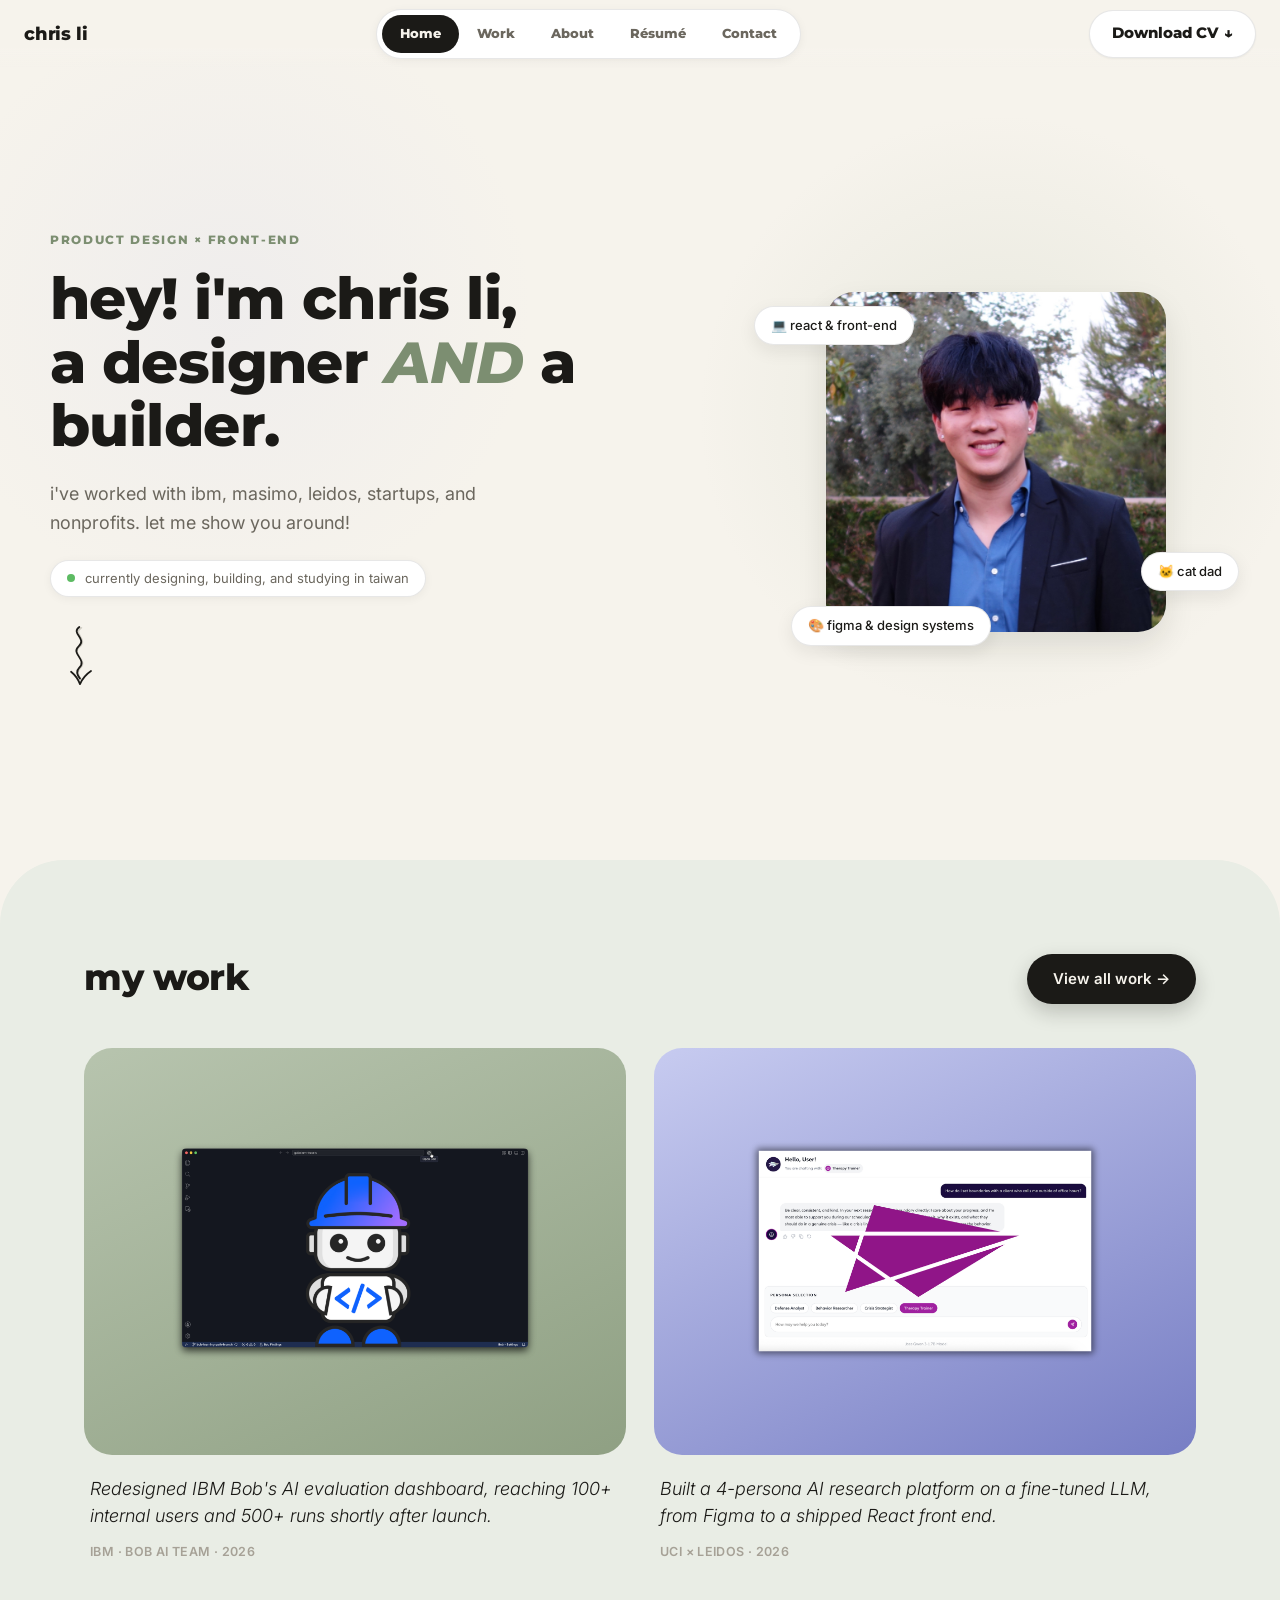
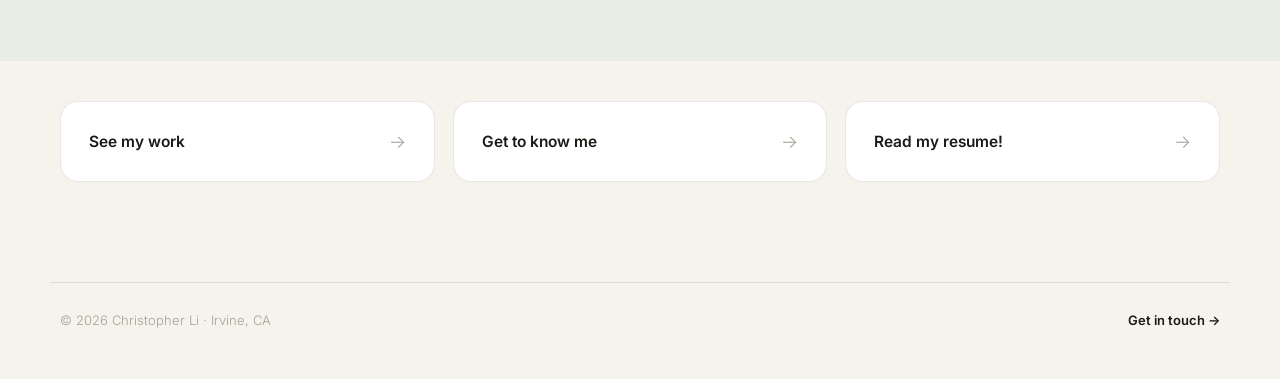
<file: index.html>
<!DOCTYPE html>
<html lang="en">
<head>
  <meta charset="UTF-8">
  <meta name="viewport" content="width=device-width, initial-scale=1.0">

  <title>Christopher Li — Product Designer & Front-End Developer</title>
  <meta
    name="description"
    content="Christopher Li is a product designer and front-end developer at UC Irvine, building AI-driven, human-centered digital products."
  >

  <link rel="preconnect" href="https://fonts.googleapis.com">
  <link rel="preconnect" href="https://fonts.gstatic.com" crossorigin>
  <link
    href="https://fonts.googleapis.com/css2?family=Inter:wght@400;500;600;700&family=Montserrat:wght@700;800&display=swap"
    rel="stylesheet"
  >

  <link rel="stylesheet" href="css/style.css?v=11">

  <link
    rel="icon"
    href="data:image/svg+xml,%3Csvg xmlns='http://www.w3.org/2000/svg' viewBox='0 0 100 100'%3E%3Crect width='100' height='100' rx='22' fill='%231B1A17'/%3E%3Ctext x='50' y='68' font-size='58' text-anchor='middle' fill='%23F6F3EC' font-family='Georgia,serif'%3EC%3C/text%3E%3C/svg%3E"
  >
</head>

<body data-page="home">

  <!-- ============ HEADER / BUBBLE NAV ============ -->
  <header class="site-header">
    <div class="header-inner">

      <a href="index.html" class="brand">chris li</a>

      <nav class="pill-nav" aria-label="Primary navigation">
        <span class="pill-indicator" aria-hidden="true"></span>

        <a href="index.html" class="pill-link" data-section="home">Home</a>
        <a href="work.html" class="pill-link" data-section="work">Work</a>
        <a href="about.html" class="pill-link" data-section="about">About</a>
        <a href="resume.html" class="pill-link" data-section="resume">Résumé</a>
        <a href="contact.html" class="pill-link" data-section="contact">Contact</a>
      </nav>

      <a
        class="btn-ghost header-cta"
        href="assets/resume/Christopher-Li-Resume.pdf"
        download
      >
        Download CV <span aria-hidden="true">↓</span>
      </a>

      <button
        class="nav-toggle"
        id="navToggle"
        aria-label="Toggle navigation"
        aria-expanded="false"
      >
        <span></span><span></span><span></span>
      </button>

    </div>
  </header>


  <main>

    <!-- =========================================================
         SECTION 1 — HERO
         ========================================================= -->
    <section class="hero">

      <div class="hero-inner">

        <div class="hero-copy" data-reveal>

          <p class="hero-kicker">
            PRODUCT DESIGN × FRONT-END
          </p>

          <h1 class="hero-title">
            hey! i'm chris li,<br>
            a designer <em>AND</em> a builder.
          </h1>

          <p class="hero-subtitle">
            i've worked with ibm, masimo, leidos, startups, and nonprofits.
            let me show you around!
          </p>

          <div class="hero-status">
            <span class="status-dot" aria-hidden="true"></span>
            <span>currently designing, building, and studying in taiwan</span>
          </div>

          <button
            class="scroll-arrow"
            id="scrollArrow"
            aria-label="Scroll to see my work"
            data-target="#projects-preview"
          >
            <svg
              class="scribble-arrow"
              viewBox="0 0 64 100"
              fill="none"
              aria-hidden="true"
            >
              <path
                class="scribble-ghost"
                d="M34 6
                   C20 15, 45 22, 31 34
                   C19 45, 45 53, 32 65
                   C27 70, 29 75, 33 80"
              />

              <path
                class="scribble-line"
                d="M31 5
                   C18 14, 43 22, 30 33
                   C18 44, 43 52, 31 64
                   C26 69, 28 75, 32 80"
              />

              <path
                class="scribble-line scribble-head"
                d="M19 70
                   C24 74, 29 80, 32 88
                   C36 79, 42 73, 48 69"
              />
            </svg>
          </button>

        </div>


        <div class="hero-visual" data-reveal>

          <div class="portrait-frame">
            <img
              src="assets/images/headshot.jpg"
              alt="Christopher Li"
            >
          </div>

          <div class="hero-chip chip-1">💻 react &amp; front-end</div>
          <div class="hero-chip chip-2">🐱 cat dad</div>
          <div class="hero-chip chip-3">🎨 figma &amp; design systems</div>

        </div>

      </div>

    </section>


    <!-- =========================================================
         SECTION 2 — MY WORK
         ========================================================= -->
    <section
      id="projects-preview"
      class="projects-preview"
      data-reveal
    >

      <div class="projects-preview-inner">

        <div class="section-head home-work-head">
          <div>
            <h2>my work</h2>
          </div>

          <a href="work.html" class="btn-primary btn-view-all">
            View all work →
          </a>
        </div>


        <div class="work-grid home-work-grid">

          <!-- IBM -->
          <a
            href="work.html"
            class="work-card"
            style="--card-bg:#B7C4AE; --card-bg-deep:#8FA083;"
          >
            <div class="card-visual">

              <div class="home-project-screen home-project-screen--image">
                <img src="assets/images/ibm-bob-screenshot.png" alt="IBM Bob AI evaluation dashboard screenshot">
              </div>


              <div class="card-hover">
                <span>View case study →</span>
              </div>

            </div>

            <div class="card-caption">
              <p class="card-quote">
                Redesigned IBM Bob's AI evaluation dashboard, reaching 100+
                internal users and 500+ runs shortly after launch.
              </p>

              <p class="card-meta">
                IBM · BOB AI TEAM · 2026
              </p>
            </div>
          </a>


          <!-- LEIDOS -->
          <a
            href="work.html"
            class="work-card"
            style="--card-bg:#C7CBF0; --card-bg-deep:#777EC4;"
          >
            <div class="card-visual">

              <div class="home-project-screen home-project-screen--image">
                <img src="assets/images/leidos-persona-screenshot.png" alt="AI persona research platform chat interface screenshot">
              </div>


              <div class="card-hover">
                <span>View case study →</span>
              </div>

            </div>

            <div class="card-caption">
              <p class="card-quote">
                Built a 4-persona AI research platform on a fine-tuned LLM,
                from Figma to a shipped React front end.
              </p>

              <p class="card-meta">
                UCI × LEIDOS · 2026
              </p>
            </div>
          </a>

        </div>

      </div>

    </section>


    <!-- ============ EXPLORE STRIP ============ -->
    <section id="explore" class="explore-strip" data-reveal>

      <a class="explore-card" href="work.html">
        <span class="explore-card-title">See my work</span>
        <span class="explore-card-arrow">→</span>
      </a>

      <a class="explore-card" href="about.html">
        <span class="explore-card-title">Get to know me</span>
        <span class="explore-card-arrow">→</span>
      </a>

      <a class="explore-card" href="resume.html">
        <span class="explore-card-title">Read my resume!</span>
        <span class="explore-card-arrow">→</span>
      </a>

    </section>

  </main>


  <footer class="site-footer-mini">
    <span>© 2026 Christopher Li · Irvine, CA</span>
    <a href="contact.html" class="footer-mini-link">Get in touch →</a>
  </footer>


  <script src="js/main.js?v=5"></script>

</body>
</html>
</file>
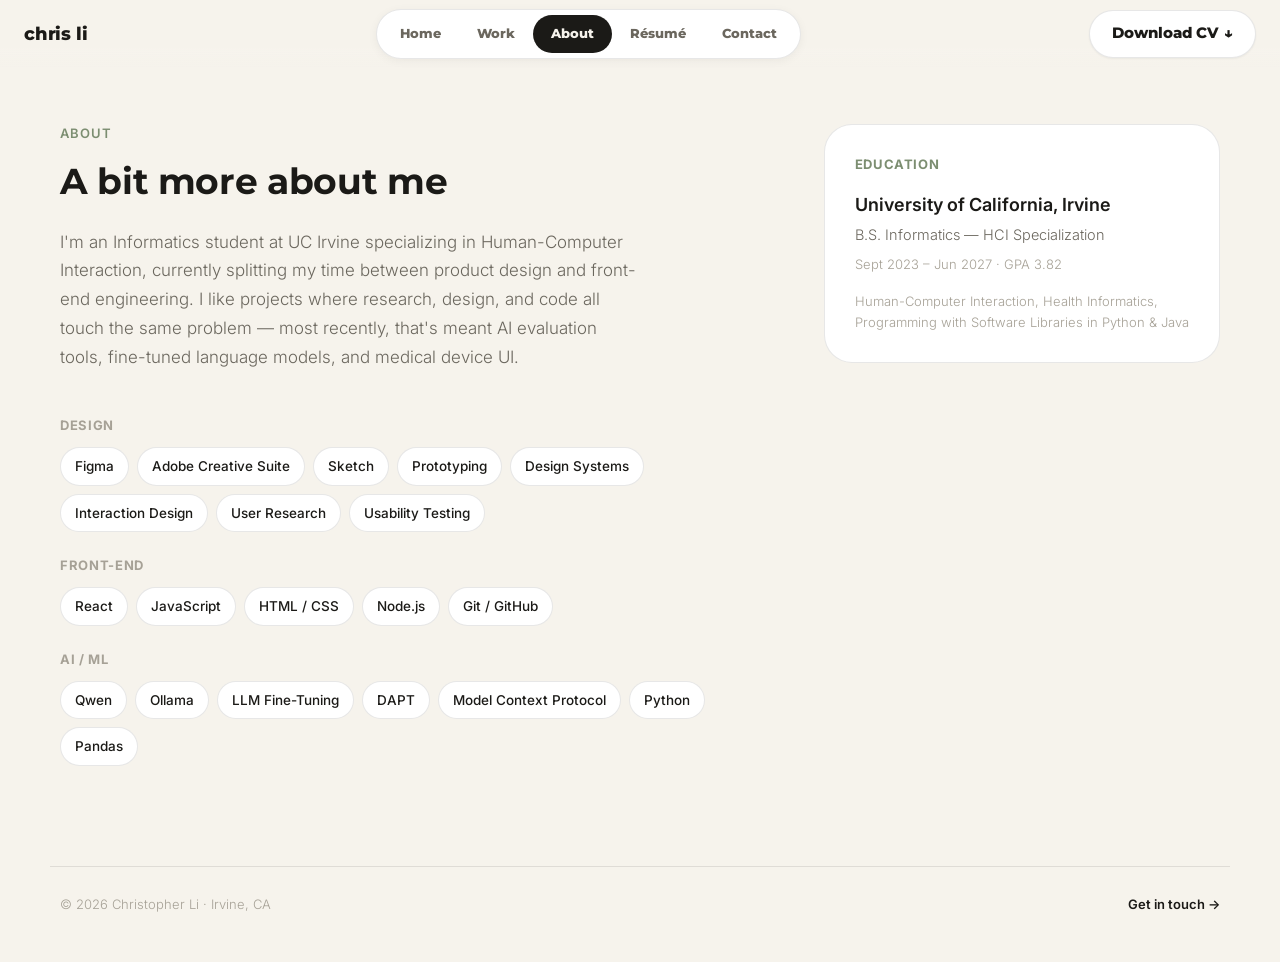
<file: about.html>
<!DOCTYPE html>
<html lang="en">
<head>
<meta charset="UTF-8">
<meta name="viewport" content="width=device-width, initial-scale=1.0">
<title>About — Christopher Li</title>
<meta name="description" content="About Christopher Li: product designer, front-end developer, and HCI student at UC Irvine.">
<link rel="preconnect" href="https://fonts.googleapis.com">
<link rel="preconnect" href="https://fonts.gstatic.com" crossorigin>
<link href="https://fonts.googleapis.com/css2?family=Inter:wght@400;500;600;700&family=Montserrat:wght@700;800&display=swap" rel="stylesheet">
<link rel="stylesheet" href="css/style.css">
<link rel="icon" href="data:image/svg+xml,%3Csvg xmlns='http://www.w3.org/2000/svg' viewBox='0 0 100 100'%3E%3Crect width='100' height='100' rx='22' fill='%231B1A17'/%3E%3Ctext x='50' y='68' font-size='58' text-anchor='middle' fill='%23F6F3EC' font-family='Georgia,serif'%3EC%3C/text%3E%3C/svg%3E">
</head>
<body data-page="about">

<!-- ============ HEADER / BUBBLE NAV ============ -->
<header class="site-header">
  <div class="header-inner">
    <a href="index.html" class="brand">chris li</a>

    <nav class="pill-nav" aria-label="Primary navigation">
      <span class="pill-indicator" aria-hidden="true"></span>
      <a href="index.html"  class="pill-link" data-section="home">Home</a>
      <a href="work.html"   class="pill-link" data-section="work">Work</a>
      <a href="about.html"  class="pill-link" data-section="about">About</a>
      <a href="resume.html" class="pill-link" data-section="resume">Résumé</a>
      <a href="contact.html" class="pill-link" data-section="contact">Contact</a>
    </nav>

    <a class="btn-ghost header-cta" href="assets/resume/Christopher-Li-Resume.pdf" download>
      Download CV <span aria-hidden="true">↓</span>
    </a>

    <button class="nav-toggle" id="navToggle" aria-label="Toggle navigation" aria-expanded="false">
      <span></span><span></span><span></span>
    </button>
  </div>
</header>

<main>

  <!-- ============ ABOUT ============ -->
  <section class="about">
    <div class="about-grid">

      <div class="about-text" data-reveal>
        <p class="section-kicker">About</p>
        <h2>A bit more about me</h2>
        <p class="about-bio">
          I'm an Informatics student at UC Irvine specializing in Human-Computer Interaction,
          currently splitting my time between product design and front-end engineering. I like
          projects where research, design, and code all touch the same problem — most recently,
          that's meant AI evaluation tools, fine-tuned language models, and medical device UI.
        </p>

        <div class="skills">
          <div class="skill-group">
            <h3>Design</h3>
            <div class="chip-row">
          <span class="chip">Figma</span>
          <span class="chip">Adobe Creative Suite</span>
          <span class="chip">Sketch</span>
          <span class="chip">Prototyping</span>
          <span class="chip">Design Systems</span>
          <span class="chip">Interaction Design</span>
          <span class="chip">User Research</span>
          <span class="chip">Usability Testing</span>
            </div>
          </div>
          <div class="skill-group">
            <h3>Front-End</h3>
            <div class="chip-row">
          <span class="chip">React</span>
          <span class="chip">JavaScript</span>
          <span class="chip">HTML / CSS</span>
          <span class="chip">Node.js</span>
          <span class="chip">Git / GitHub</span>
            </div>
          </div>
          <div class="skill-group">
            <h3>AI / ML</h3>
            <div class="chip-row">
          <span class="chip">Qwen</span>
          <span class="chip">Ollama</span>
          <span class="chip">LLM Fine-Tuning</span>
          <span class="chip">DAPT</span>
          <span class="chip">Model Context Protocol</span>
          <span class="chip">Python</span>
          <span class="chip">Pandas</span>
            </div>
          </div>
        </div>
      </div>

      <aside class="about-education" data-reveal>
        <h3>Education</h3>
        <p class="edu-school">University of California, Irvine</p>
        <p class="edu-degree">B.S. Informatics — HCI Specialization</p>
        <p class="edu-dates">Sept 2023 – Jun 2027 · GPA 3.82</p>
        <p class="edu-coursework">Human-Computer Interaction, Health Informatics, Programming with Software Libraries in Python &amp; Java</p>
      </aside>

    </div>
  </section>

</main>

<footer class="site-footer-mini">
  <span>© 2026 Christopher Li · Irvine, CA</span>
  <a href="contact.html" class="footer-mini-link">Get in touch →</a>
</footer>

<script src="js/main.js"></script>
</body>
</html>
</file>
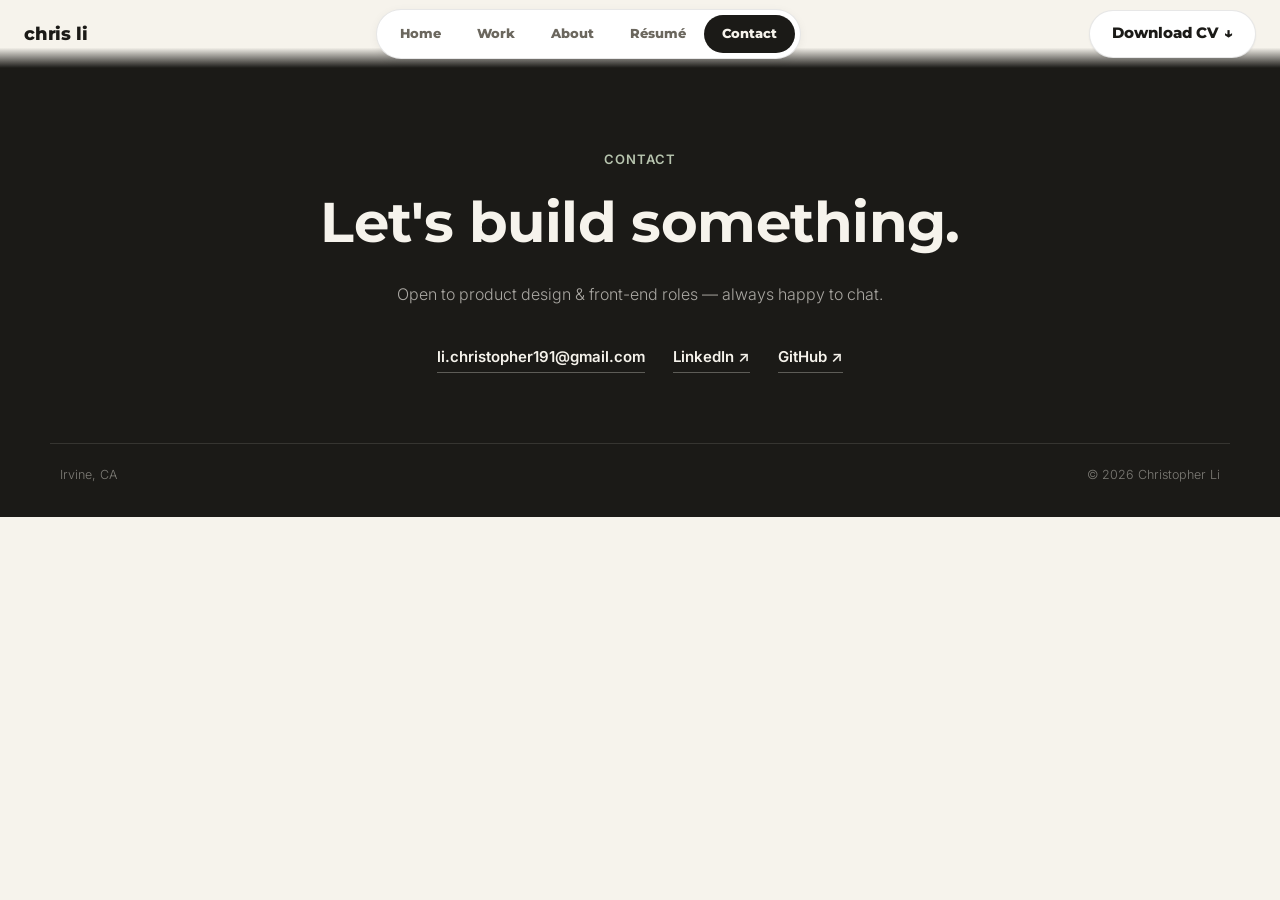
<file: contact.html>
<!DOCTYPE html>
<html lang="en">
<head>
<meta charset="UTF-8">
<meta name="viewport" content="width=device-width, initial-scale=1.0">
<title>Contact — Christopher Li</title>
<meta name="description" content="Get in touch with Christopher Li — product designer and front-end developer.">
<link rel="preconnect" href="https://fonts.googleapis.com">
<link rel="preconnect" href="https://fonts.gstatic.com" crossorigin>
<link href="https://fonts.googleapis.com/css2?family=Inter:wght@400;500;600;700&family=Montserrat:wght@700;800&display=swap" rel="stylesheet">
<link rel="stylesheet" href="css/style.css">
<link rel="icon" href="data:image/svg+xml,%3Csvg xmlns='http://www.w3.org/2000/svg' viewBox='0 0 100 100'%3E%3Crect width='100' height='100' rx='22' fill='%231B1A17'/%3E%3Ctext x='50' y='68' font-size='58' text-anchor='middle' fill='%23F6F3EC' font-family='Georgia,serif'%3EC%3C/text%3E%3C/svg%3E">
</head>
<body data-page="contact">

<!-- ============ HEADER / BUBBLE NAV ============ -->
<header class="site-header">
  <div class="header-inner">
    <a href="index.html" class="brand">chris li</a>

    <nav class="pill-nav" aria-label="Primary navigation">
      <span class="pill-indicator" aria-hidden="true"></span>
      <a href="index.html"  class="pill-link" data-section="home">Home</a>
      <a href="work.html"   class="pill-link" data-section="work">Work</a>
      <a href="about.html"  class="pill-link" data-section="about">About</a>
      <a href="resume.html" class="pill-link" data-section="resume">Résumé</a>
      <a href="contact.html" class="pill-link" data-section="contact">Contact</a>
    </nav>

    <a class="btn-ghost header-cta" href="assets/resume/Christopher-Li-Resume.pdf" download>
      Download CV <span aria-hidden="true">↓</span>
    </a>

    <button class="nav-toggle" id="navToggle" aria-label="Toggle navigation" aria-expanded="false">
      <span></span><span></span><span></span>
    </button>
  </div>
</header>

<main>

  <!-- ============ CONTACT ============ -->
  <section class="contact">
    <div class="contact-inner" data-reveal>
      <p class="section-kicker">Contact</p>
      <h2>Let's build something.</h2>
      <p class="contact-sub">Open to product design &amp; front-end roles — always happy to chat.</p>
      <div class="contact-links">
        <a class="contact-link" href="mailto:li.christopher191@gmail.com">li.christopher191@gmail.com</a>
        <a class="contact-link" href="https://www.linkedin.com/in/chrisli191" target="_blank" rel="noopener">LinkedIn ↗</a>
        <a class="contact-link" href="https://github.com/lichristopher191" target="_blank" rel="noopener">GitHub ↗</a>
      </div>
    </div>
    <div class="footer-bottom">
      <span>Irvine, CA</span>
      <span>© 2026 Christopher Li</span>
    </div>
  </section>

</main>


<script src="js/main.js"></script>
</body>
</html>
</file>
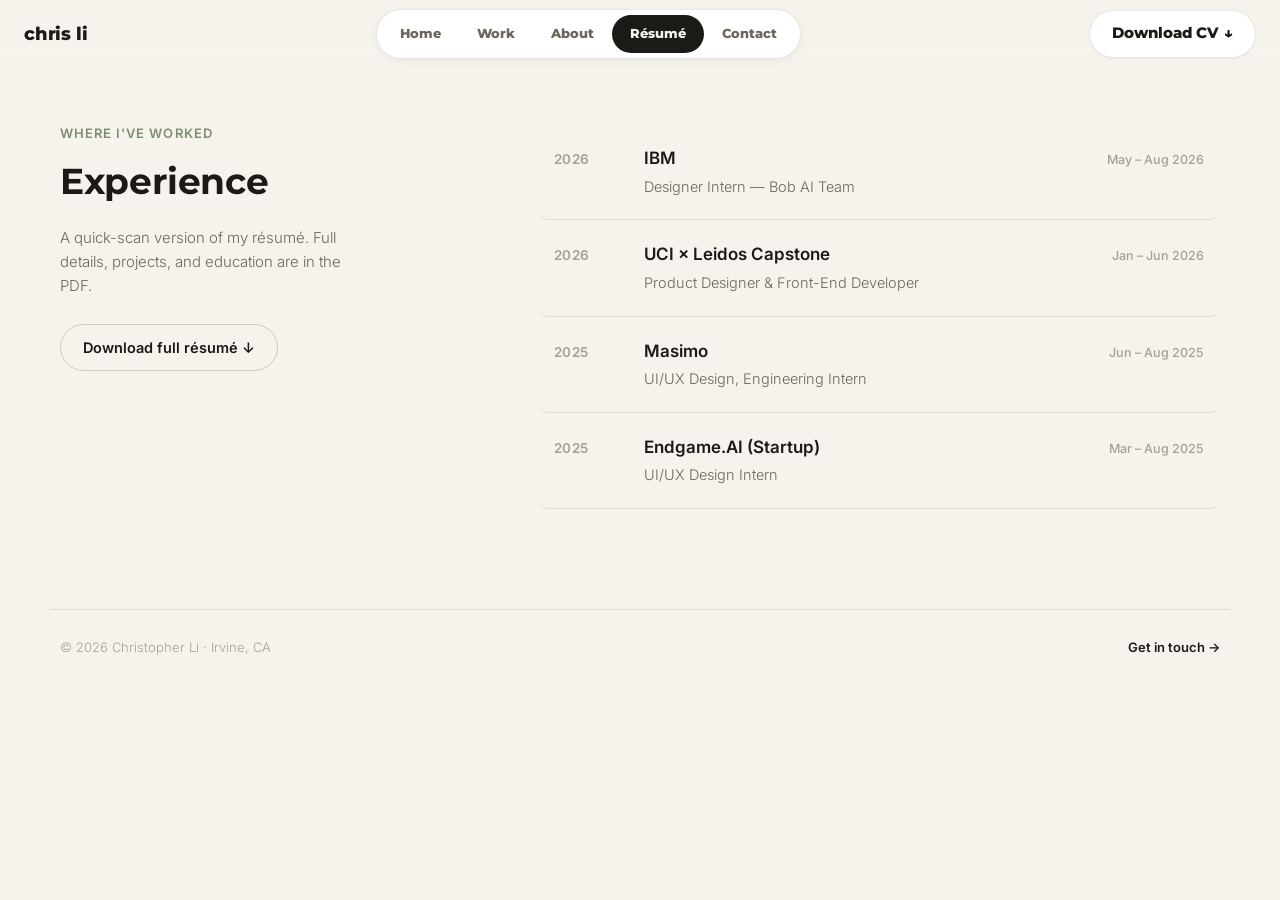
<file: resume.html>
<!DOCTYPE html>
<html lang="en">
<head>
<meta charset="UTF-8">
<meta name="viewport" content="width=device-width, initial-scale=1.0">
<title>Résumé — Christopher Li</title>
<meta name="description" content="Christopher Li's experience: IBM, UCI × Leidos, Masimo, and Endgame.AI.">
<link rel="preconnect" href="https://fonts.googleapis.com">
<link rel="preconnect" href="https://fonts.gstatic.com" crossorigin>
<link href="https://fonts.googleapis.com/css2?family=Inter:wght@400;500;600;700&family=Montserrat:wght@700;800&display=swap" rel="stylesheet">
<link rel="stylesheet" href="css/style.css">
<link rel="icon" href="data:image/svg+xml,%3Csvg xmlns='http://www.w3.org/2000/svg' viewBox='0 0 100 100'%3E%3Crect width='100' height='100' rx='22' fill='%231B1A17'/%3E%3Ctext x='50' y='68' font-size='58' text-anchor='middle' fill='%23F6F3EC' font-family='Georgia,serif'%3EC%3C/text%3E%3C/svg%3E">
</head>
<body data-page="resume">

<!-- ============ HEADER / BUBBLE NAV ============ -->
<header class="site-header">
  <div class="header-inner">
    <a href="index.html" class="brand">chris li</a>

    <nav class="pill-nav" aria-label="Primary navigation">
      <span class="pill-indicator" aria-hidden="true"></span>
      <a href="index.html"  class="pill-link" data-section="home">Home</a>
      <a href="work.html"   class="pill-link" data-section="work">Work</a>
      <a href="about.html"  class="pill-link" data-section="about">About</a>
      <a href="resume.html" class="pill-link" data-section="resume">Résumé</a>
      <a href="contact.html" class="pill-link" data-section="contact">Contact</a>
    </nav>

    <a class="btn-ghost header-cta" href="assets/resume/Christopher-Li-Resume.pdf" download>
      Download CV <span aria-hidden="true">↓</span>
    </a>

    <button class="nav-toggle" id="navToggle" aria-label="Toggle navigation" aria-expanded="false">
      <span></span><span></span><span></span>
    </button>
  </div>
</header>

<main>

  <!-- ============ EXPERIENCE / RESUME ============ -->
  <section class="experience">
    <div class="experience-inner">
      <div class="exp-left" data-reveal>
        <p class="section-kicker">Where I've worked</p>
        <h2>Experience</h2>
        <p class="exp-note">
          A quick-scan version of my résumé. Full details, projects, and education are in the PDF.
        </p>
        <a class="btn-secondary" href="assets/resume/Christopher-Li-Resume.pdf" download>
          Download full résumé ↓
        </a>
      </div>

      <div class="exp-list">
        <div class="exp-row" data-reveal>
          <span class="exp-year">2026</span>
          <span class="exp-org">
            <span class="exp-company">IBM</span>
            <span class="exp-role">Designer Intern — Bob AI Team</span>
          </span>
          <span class="exp-dates">May – Aug 2026</span>
        </div>
        <div class="exp-row" data-reveal>
          <span class="exp-year">2026</span>
          <span class="exp-org">
            <span class="exp-company">UCI × Leidos Capstone</span>
            <span class="exp-role">Product Designer &amp; Front-End Developer</span>
          </span>
          <span class="exp-dates">Jan – Jun 2026</span>
        </div>
        <div class="exp-row" data-reveal>
          <span class="exp-year">2025</span>
          <span class="exp-org">
            <span class="exp-company">Masimo</span>
            <span class="exp-role">UI/UX Design, Engineering Intern</span>
          </span>
          <span class="exp-dates">Jun – Aug 2025</span>
        </div>
        <div class="exp-row" data-reveal>
          <span class="exp-year">2025</span>
          <span class="exp-org">
            <span class="exp-company">Endgame.AI (Startup)</span>
            <span class="exp-role">UI/UX Design Intern</span>
          </span>
          <span class="exp-dates">Mar – Aug 2025</span>
        </div>
      </div>
    </div>
  </section>

</main>

<footer class="site-footer-mini">
  <span>© 2026 Christopher Li · Irvine, CA</span>
  <a href="contact.html" class="footer-mini-link">Get in touch →</a>
</footer>

<script src="js/main.js"></script>
</body>
</html>
</file>
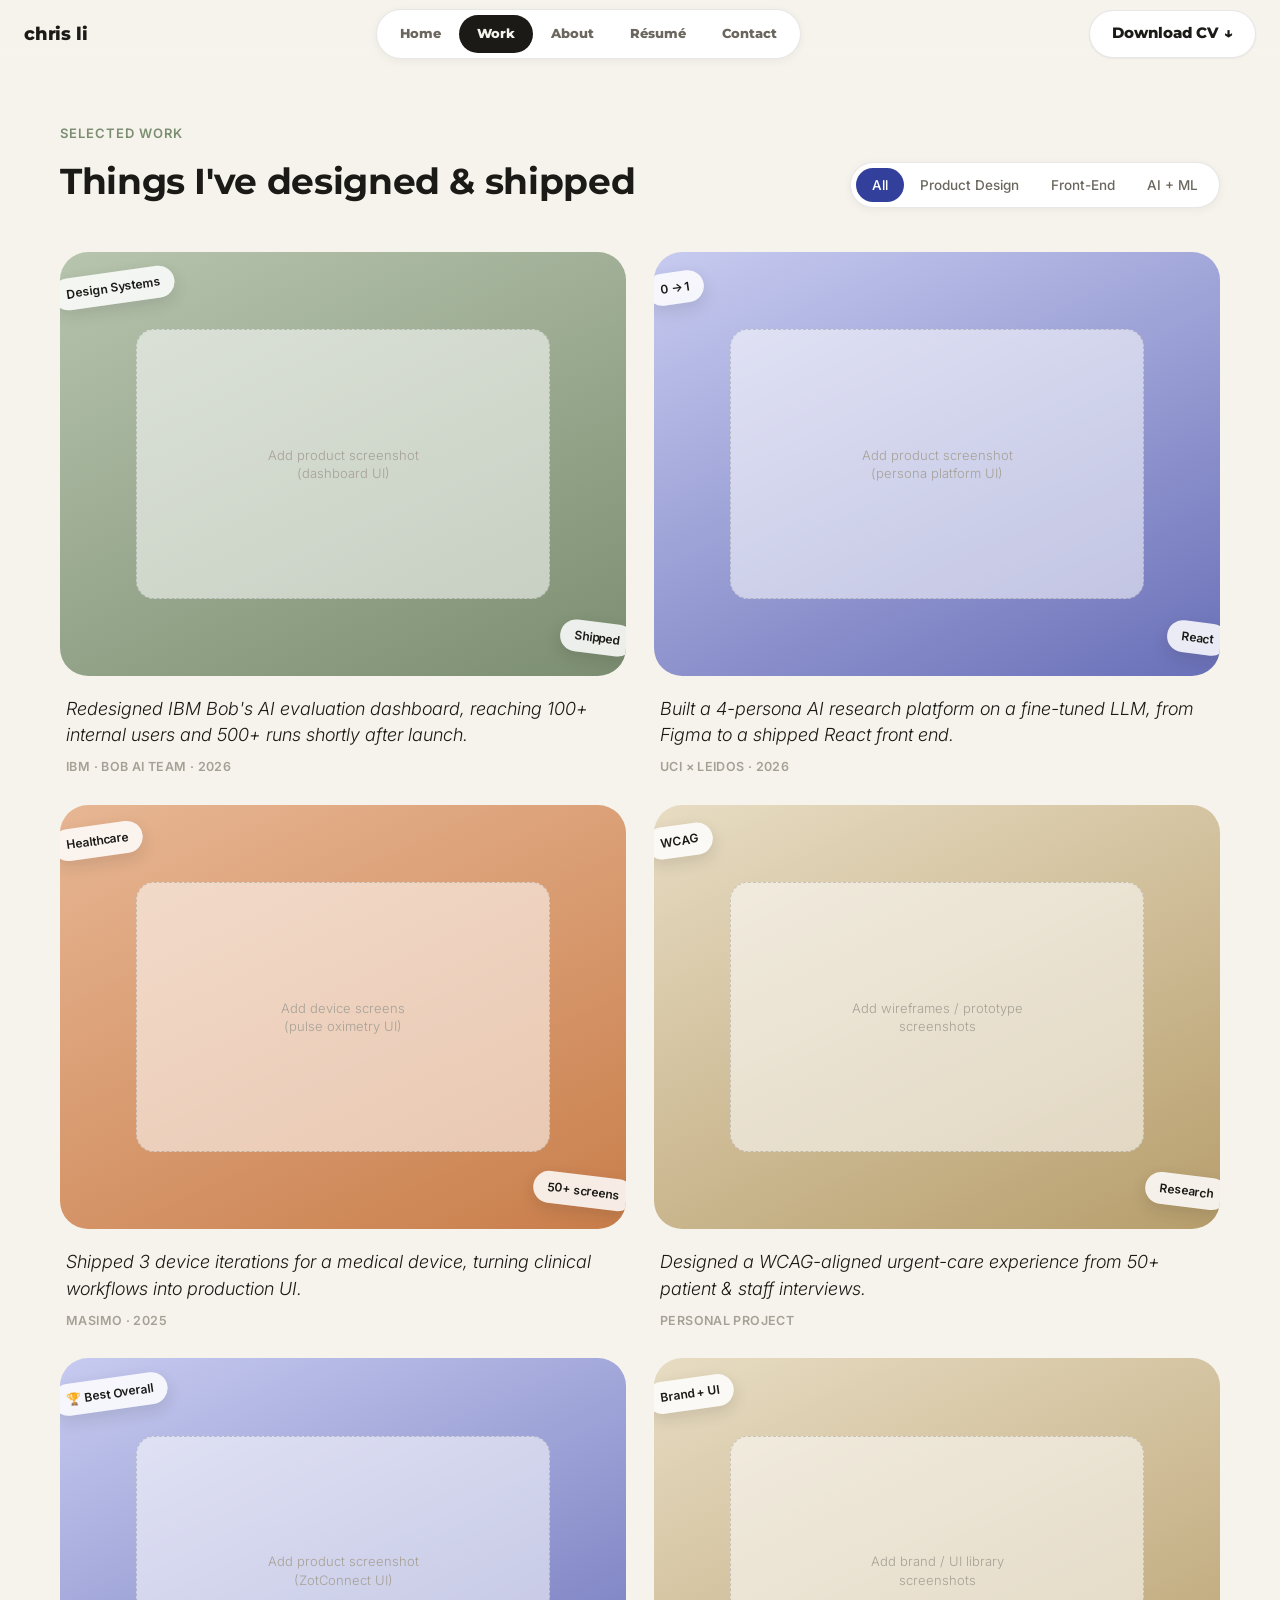
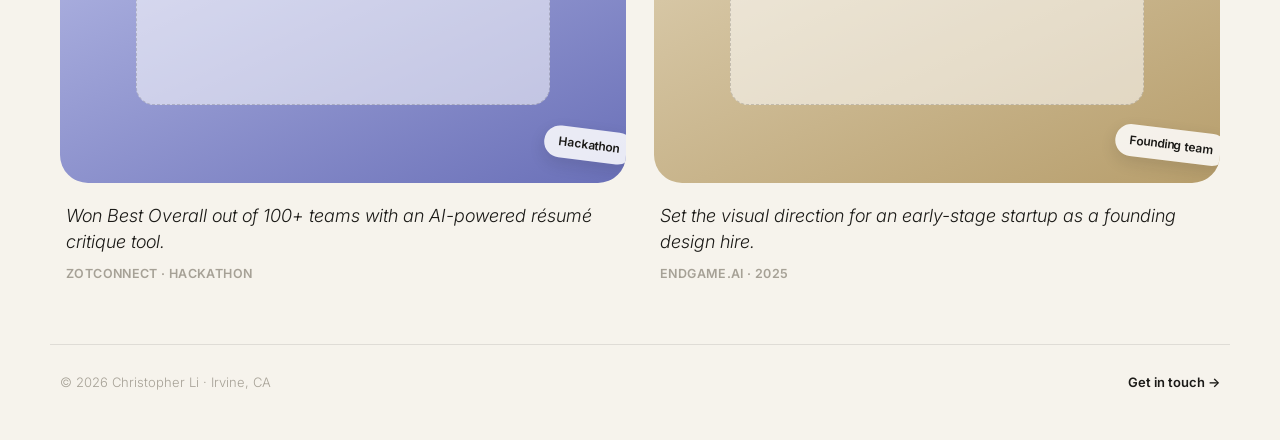
<file: work.html>
<!DOCTYPE html>
<html lang="en">
<head>
<meta charset="UTF-8">
<meta name="viewport" content="width=device-width, initial-scale=1.0">
<title>Work — Christopher Li</title>
<meta name="description" content="Selected product design and front-end work by Christopher Li.">
<link rel="preconnect" href="https://fonts.googleapis.com">
<link rel="preconnect" href="https://fonts.gstatic.com" crossorigin>
<link href="https://fonts.googleapis.com/css2?family=Inter:wght@400;500;600;700&family=Montserrat:wght@700;800&display=swap" rel="stylesheet">
<link rel="stylesheet" href="css/style.css">
<link rel="icon" href="data:image/svg+xml,%3Csvg xmlns='http://www.w3.org/2000/svg' viewBox='0 0 100 100'%3E%3Crect width='100' height='100' rx='22' fill='%231B1A17'/%3E%3Ctext x='50' y='68' font-size='58' text-anchor='middle' fill='%23F6F3EC' font-family='Georgia,serif'%3EC%3C/text%3E%3C/svg%3E">
</head>
<body data-page="work">

<!-- ============ HEADER / BUBBLE NAV ============ -->
<header class="site-header">
  <div class="header-inner">
    <a href="index.html" class="brand">chris li</a>

    <nav class="pill-nav" aria-label="Primary navigation">
      <span class="pill-indicator" aria-hidden="true"></span>
      <a href="index.html"  class="pill-link" data-section="home">Home</a>
      <a href="work.html"   class="pill-link" data-section="work">Work</a>
      <a href="about.html"  class="pill-link" data-section="about">About</a>
      <a href="resume.html" class="pill-link" data-section="resume">Résumé</a>
      <a href="contact.html" class="pill-link" data-section="contact">Contact</a>
    </nav>

    <a class="btn-ghost header-cta" href="assets/resume/Christopher-Li-Resume.pdf" download>
      Download CV <span aria-hidden="true">↓</span>
    </a>

    <button class="nav-toggle" id="navToggle" aria-label="Toggle navigation" aria-expanded="false">
      <span></span><span></span><span></span>
    </button>
  </div>
</header>

<main>

  <!-- ============ SELECTED WORK ============ -->
  <section class="work">
    <div class="section-head" data-reveal>
      <div>
        <p class="section-kicker">Selected Work</p>
        <h2>Things I've designed &amp; shipped</h2>
      </div>

      <div class="filter-pills" role="tablist" aria-label="Filter work by category">
        <span class="filter-indicator" aria-hidden="true"></span>
        <button class="filter-pill is-active" data-filter="all" role="tab" aria-selected="true">All</button>
        <button class="filter-pill" data-filter="design" role="tab" aria-selected="false">Product Design</button>
        <button class="filter-pill" data-filter="dev" role="tab" aria-selected="false">Front-End</button>
        <button class="filter-pill" data-filter="ai" role="tab" aria-selected="false">AI + ML</button>
      </div>
    </div>

    <div class="work-grid" id="workGrid">

      <article class="work-card" data-reveal data-category="design ai" style="--card-bg:var(--sage);--card-bg-deep:var(--sage-deep)"
        data-title="IBM: Bob Evaluation Dashboard"
        data-meta="IBM · Designer Intern, Bob AI Team · May – Aug 2026"
        data-desc="Redesigned IBM Bob's AI evaluation dashboard after 10+ user interviews and 30+ synthesized findings, defining two core workflows — benchmark analysis and job-run analysis. Built both flows in React, contributed 5+ components to the Bob IDE design system, and validated the experience through usability testing before it reached 100+ internal users and 500+ runs shortly after launch.">
        <div class="card-visual">
          <span class="tag-badge badge-left">Design Systems</span>
          <span class="tag-badge badge-right">Shipped</span>
          <div class="device-mock placeholder-box">
            <span class="placeholder-label">Add product screenshot<br>(dashboard UI)</span>
          </div>
          <div class="card-hover"><span>View case study →</span></div>
        </div>
        <div class="card-caption">
          <p class="card-quote">Redesigned IBM Bob's AI evaluation dashboard, reaching 100+ internal users and 500+ runs shortly after launch.</p>
          <p class="card-meta">IBM · Bob AI Team · 2026</p>
        </div>
      </article>

      <article class="work-card" data-reveal data-category="design dev ai" style="--card-bg:var(--periwinkle);--card-bg-deep:var(--periwinkle-deep)"
        data-title="AI Persona Research Platform"
        data-meta="UCI × Leidos Capstone · Product Designer &amp; Front-End Dev · Jan – Jun 2026"
        data-desc="Led UI/UX and front-end development across a 5-member team, owning 3 of 5 core workflows and building ~70% of the React interface while migrating the platform from Streamlit to React. Designed and developed a 4-persona AI platform wired to a Qwen3-1.7B model fine-tuned with LoRA on 6,200 autobiographical memories, with agentic capabilities via MCP — then presented the end-to-end system to 10+ Leidos stakeholders.">
        <div class="card-visual">
          <span class="tag-badge badge-left">0 → 1</span>
          <span class="tag-badge badge-right">React</span>
          <div class="device-mock placeholder-box">
            <span class="placeholder-label">Add product screenshot<br>(persona platform UI)</span>
          </div>
          <div class="card-hover"><span>View case study →</span></div>
        </div>
        <div class="card-caption">
          <p class="card-quote">Built a 4-persona AI research platform on a fine-tuned LLM, from Figma to a shipped React front end.</p>
          <p class="card-meta">UCI × Leidos · 2026</p>
        </div>
      </article>

      <article class="work-card" data-reveal data-category="design" style="--card-bg:var(--terracotta);--card-bg-deep:var(--terracotta-deep)"
        data-title="Pulse Oximetry Device Iterations"
        data-meta="Masimo · UI/UX Design, Engineering Intern · Jun – Aug 2025"
        data-desc="Designed and shipped 3 major device iterations, 50+ screens each, translating clinical workflows and product requirements into production-ready interfaces for pulse oximetry products. Introduced detailed UI flow maps to clarify product logic, interaction states, and implementation requirements across 2+ engineering teams.">
        <div class="card-visual">
          <span class="tag-badge badge-left">Healthcare</span>
          <span class="tag-badge badge-right">50+ screens</span>
          <div class="device-mock placeholder-box">
            <span class="placeholder-label">Add device screens<br>(pulse oximetry UI)</span>
          </div>
          <div class="card-hover"><span>View case study →</span></div>
        </div>
        <div class="card-caption">
          <p class="card-quote">Shipped 3 device iterations for a medical device, turning clinical workflows into production UI.</p>
          <p class="card-meta">Masimo · 2025</p>
        </div>
      </article>

      <article class="work-card" data-reveal data-category="design" style="--card-bg:var(--sand);--card-bg-deep:var(--sand-deep)"
        data-title="YUCare — Accessible Urgent Care"
        data-meta="Personal Project · Product Designer · Research &amp; Prototyping"
        data-desc="Surveyed 50+ patients and healthcare staff to identify pain points across the urgent-care experience, then translated findings into features focused on patient-provider communication and transparency. Designed 20+ wireframes and 5 interactive Figma prototypes, iterating through usability feedback into a WCAG-aligned design system for an accessible healthcare experience.">
        <div class="card-visual">
          <span class="tag-badge badge-left">WCAG</span>
          <span class="tag-badge badge-right">Research</span>
          <div class="device-mock placeholder-box">
            <span class="placeholder-label">Add wireframes / prototype<br>screenshots</span>
          </div>
          <div class="card-hover"><span>View case study →</span></div>
        </div>
        <div class="card-caption">
          <p class="card-quote">Designed a WCAG-aligned urgent-care experience from 50+ patient &amp; staff interviews.</p>
          <p class="card-meta">Personal Project</p>
        </div>
      </article>

      <article class="work-card" data-reveal data-category="dev ai" style="--card-bg:var(--periwinkle);--card-bg-deep:var(--periwinkle-deep)"
        data-title="ZotConnect — AI Resume Critique"
        data-meta="Hackathon · Best Overall (100+ teams)"
        data-desc="Built a research-opportunity platform featuring a generative-AI résumé critique tool powered by Google Cloud APIs — won Best Overall against 100+ competing teams.">
        <div class="card-visual">
          <span class="tag-badge badge-left">🏆 Best Overall</span>
          <span class="tag-badge badge-right">Hackathon</span>
          <div class="device-mock placeholder-box">
            <span class="placeholder-label">Add product screenshot<br>(ZotConnect UI)</span>
          </div>
          <div class="card-hover"><span>View case study →</span></div>
        </div>
        <div class="card-caption">
          <p class="card-quote">Won Best Overall out of 100+ teams with an AI-powered résumé critique tool.</p>
          <p class="card-meta">ZotConnect · Hackathon</p>
        </div>
      </article>

      <article class="work-card" data-reveal data-category="design" style="--card-bg:var(--sand);--card-bg-deep:var(--sand-deep)"
        data-title="Endgame.AI — Founding Design"
        data-meta="Endgame.AI (Startup) · UI/UX Design Intern · Mar – Aug 2025"
        data-desc="Joined as a founding design team member, establishing the product's visual direction and building 2+ scalable brand and UI libraries. Worked directly with the CEO and 15+ engineers, introducing weekly cross-functional design syncs and 3+ UI flow maps to improve alignment, handoff, and implementation.">
        <div class="card-visual">
          <span class="tag-badge badge-left">Brand + UI</span>
          <span class="tag-badge badge-right">Founding team</span>
          <div class="device-mock placeholder-box">
            <span class="placeholder-label">Add brand / UI library<br>screenshots</span>
          </div>
          <div class="card-hover"><span>View case study →</span></div>
        </div>
        <div class="card-caption">
          <p class="card-quote">Set the visual direction for an early-stage startup as a founding design hire.</p>
          <p class="card-meta">Endgame.AI · 2025</p>
        </div>
      </article>

    </div>
  </section>

</main>

<footer class="site-footer-mini">
  <span>© 2026 Christopher Li · Irvine, CA</span>
  <a href="contact.html" class="footer-mini-link">Get in touch →</a>
</footer>

<!-- ============ CASE STUDY POPOUT MODAL ============ -->
<div class="modal-overlay" id="modalOverlay" aria-hidden="true">
  <div class="modal-window" role="dialog" aria-modal="true" aria-labelledby="modalTitle">
    <button class="modal-close" id="modalClose" aria-label="Close case study preview">×</button>
    <div class="modal-screen placeholder-box" id="modalScreen">
      <span class="placeholder-label">Case study screen preview</span>
    </div>
    <div class="modal-body">
      <h3 id="modalTitle">Project title</h3>
      <p class="modal-meta" id="modalMeta">Company · Role · Dates</p>
      <p class="modal-desc" id="modalDesc">Description</p>
      <a href="#" class="btn-primary" id="modalLink">View full case study →</a>
    </div>
  </div>
</div>

<script src="js/main.js"></script>
</body>
</html>
</file>
<file: css/style.css>
/* ==========================================================================
   Christopher Li — Portfolio · Landing Page Skeleton
   Design refs: mchiu.co.uk (bubble nav), rachelchen.tech (resume list + type),
                sanvithi.com (case-study popout cards)
   ========================================================================== */

:root {
  /* ---- palette ---- */
  --bg:            #F6F3EC;
  --bg-work:       #E9EDE5;
  --bg-raised:     #FFFFFF;
  --ink:           #1B1A17;
  --ink-soft:      #6B675E;
  --ink-faint:     #A6A196;
  --line:          rgba(27, 26, 23, 0.10);
  --line-strong:   rgba(27, 26, 23, 0.18);

  --accent:        #33409B;   /* deep indigo — links, primary buttons */
  --accent-ink:    #FFFFFF;

  --sage:          #B7C4AE;
  --sage-deep:     #7C8E71;
  --periwinkle:    #C7CBF0;
  --periwinkle-deep:#6A70B8;
  --terracotta:    #E7B693;
  --terracotta-deep:#C97E4B;
  --sand:          #E7DCC3;
  --sand-deep:     #B79E6C;

  /* ---- type ---- */
  /* smaller/body text — Helvetica Neue (a system font on Mac/iOS, so no download needed there;
     falls back to Inter, then Arial, elsewhere). Paired with a light 300 base weight below. */
  --font-sans:  "Helvetica Neue", "Inter", -apple-system, BlinkMacSystemFont, "Segoe UI", Arial, sans-serif;
  /* headings + header bar: site logo (top-left corner), nav, all h1/h2/h3 */
  --font-header: "Montserrat", "Inter", -apple-system, BlinkMacSystemFont, "Segoe UI", sans-serif;

  /* ---- layout ---- */
  --max-w: 1180px;
  --pad-x: 10px;
  --header-h: 68px;
  --radius-lg: 28px;
  --radius-md: 18px;
  --radius-sm: 10px;
  --ease: cubic-bezier(.65,0,.35,1);
}

/* ---------------------------- reset / base ---------------------------- */
* { box-sizing: border-box; }
html {
  scroll-behavior: smooth;
  scroll-padding-top: var(--header-h);
  scroll-snap-type: y proximity;
  overflow-x: hidden;
}
body {
  margin: 0;
  overflow-x: hidden;
  background: var(--bg);
  color: var(--ink);
  font-family: var(--font-sans);
  font-weight: 300;
  font-size: 16px;
  line-height: 1.5;
  -webkit-font-smoothing: antialiased;
}
h1, h2, h3 { margin: 0; font-family: var(--font-header); font-weight: 700; letter-spacing: -0.01em; }
p { margin: 0; }
a { color: inherit; text-decoration: none; }
img { max-width: 100%; display: block; }
button { font-family: inherit; cursor: pointer; }
ul { margin: 0; padding: 0; list-style: none; }

.section-kicker {
  font-size: 13px;
  font-weight: 600;
  letter-spacing: 0.08em;
  text-transform: uppercase;
  color: var(--sage-deep);
  margin-bottom: 10px;
}

/* generic placeholder styling — marks anything Chris still needs to supply */
.placeholder-box {
  display: flex;
  align-items: center;
  justify-content: center;
  text-align: center;
  background: repeating-linear-gradient(
    -45deg,
    rgba(27,26,23,0.05),
    rgba(27,26,23,0.05) 10px,
    rgba(27,26,23,0.02) 10px,
    rgba(27,26,23,0.02) 20px
  );
  border: 1.5px dashed var(--line-strong);
  border-radius: var(--radius-md);
  color: var(--ink-faint);
}
.placeholder-label {
  font-size: 13px;
  line-height: 1.4;
  padding: 12px;
}
.placeholder-link small { color: var(--ink-faint); font-weight: 400; }

/* buttons */
.btn-primary, .btn-secondary, .btn-ghost {
  display: inline-flex;
  align-items: center;
  gap: 6px;
  font-size: 14.5px;
  font-weight: 600;
  padding: 12px 22px;
  border-radius: 999px;
  transition: transform .25s var(--ease), background .25s, color .25s, border-color .25s;
  white-space: nowrap;
}
.btn-primary {
  background: var(--ink);
  color: var(--bg);
}
.btn-primary:hover { transform: translateY(-2px); background: var(--accent); }
.btn-secondary {
  background: transparent;
  color: var(--ink);
  border: 1.5px solid var(--line-strong);
}
.btn-secondary:hover { transform: translateY(-2px); border-color: var(--ink); }
.btn-ghost {
  background: var(--bg-raised);
  color: var(--ink);
  border: 1px solid var(--line);
  box-shadow: 0 1px 2px rgba(27,26,23,0.05);
}
.btn-ghost:hover { transform: translateY(-2px); }

/* =========================================================================
   HEADER + BUBBLE NAV
   ========================================================================= */
.site-header {
  position: fixed;
  top: 0; left: 0; right: 0;
  z-index: 100;
  height: var(--header-h);
  display: flex;
  align-items: center;
  background: linear-gradient(to bottom, var(--bg) 70%, rgba(246,243,236,0));
}
.header-inner {
  width: 100%;
  max-width: none;
  margin: 0;
  padding: 0 24px;
  display: flex;
  align-items: center;
  justify-content: space-between;
  gap: 20px;
}
.brand {
  font-family: var(--font-header);
  font-size: 18px;
  font-weight: 800;
  letter-spacing: -0.01em;
  flex: 0 0 auto;
}
/* pill nav — bubble tab switching, sliding indicator */
.pill-nav {
  position: relative;
  display: flex;
  align-items: center;
  background: var(--bg-raised);
  border: 1px solid var(--line);
  border-radius: 999px;
  padding: 5px;
  box-shadow: 0 2px 10px rgba(27,26,23,0.05);
}
.pill-indicator {
  position: absolute;
  top: 5px; left: 5px;
  height: calc(100% - 10px);
  width: 0;
  background: var(--ink);
  border-radius: 999px;
  transition: transform .45s var(--ease), width .45s var(--ease);
  z-index: 0;
}
.pill-link {
  position: relative;
  z-index: 1;
  font-family: var(--font-header);
  font-size: 13px;
  font-weight: 800;
  padding: 9px 18px;
  border-radius: 999px;
  color: var(--ink-soft);
  transition: color .3s var(--ease);
  white-space: nowrap;
}
.pill-link.is-indicated { color: var(--bg); }
.pill-link:hover:not(.is-indicated) { color: var(--ink); }
/* used to place the bubble without sliding (page load / font load) */
.pill-indicator.no-anim,
.pill-nav.no-anim .pill-link { transition: none; }

.header-cta {
  flex: 0 0 auto;
  font-family: var(--font-header);
  font-weight: 800;
}

.nav-toggle {
  display: none;
  flex-direction: column;
  gap: 4px;
  width: 34px; height: 34px;
  border: 1px solid var(--line);
  border-radius: 10px;
  background: var(--bg-raised);
  align-items: center;
  justify-content: center;
  flex: 0 0 auto;
}
.nav-toggle span {
  width: 16px; height: 1.5px;
  background: var(--ink);
  display: block;
}

/* =========================================================================
   SHARED: animate-on-scroll
   ========================================================================= */
[data-animate] { }
.reveal {
  opacity: 0;
  transform: translateY(24px);
  transition: opacity .7s var(--ease), transform .7s var(--ease);
}
.reveal.in-view { opacity: 1; transform: translateY(0); }

/* =========================================================================
   HERO
   ========================================================================= */
.hero {
  position: relative;
  min-height: 100svh;
  padding: calc(var(--header-h) + 40px) var(--pad-x) 84px;
  display: flex;
  flex-direction: column;
  justify-content: center;
  background:
    radial-gradient(
      circle at 78% 46%,
      rgba(183, 196, 174, 0.24),
      transparent 27%
    ),
    radial-gradient(
      circle at 18% 34%,
      rgba(199, 203, 240, 0.15),
      transparent 25%
    ),
    var(--bg);
  overflow: hidden;
  scroll-snap-align: start;
  scroll-snap-stop: normal;
}
.hero-inner {
  max-width: var(--max-w);
  margin: 0 auto;
  width: 100%;
  display: grid;
  grid-template-columns: 1.25fr 0.9fr;
  gap: 64px;
  align-items: center;
}
.hero-kicker {
  font-family: var(--font-header);
  font-size: 12px;
  font-weight: 800;
  letter-spacing: 0.14em;
  color: var(--sage-deep);
  margin-bottom: 18px;
}
.hero-title {
  font-family: var(--font-header); /* Montserrat 800 — same as the logo/nav */
  font-size: clamp(34px, 5vw, 58px);
  font-weight: 800;
  line-height: 1.1;
  color: var(--ink);
}
.hero-title em {
  font-style: italic;
  color: var(--sage-deep);
}
.hero-subtitle {
  margin-top: 22px;
  max-width: 46ch;
  font-family: var(--font-sans);
  font-weight: 400;
  font-size: clamp(15px, 1.6vw, 18px);
  line-height: 1.6;
  color: var(--ink-soft);
}
.hero-status {
  margin-top: 22px;
  display: inline-flex;
  align-items: center;
  gap: 10px;
  padding: 8px 16px;
  border-radius: 999px;
  background: var(--bg-raised);
  border: 1px solid var(--line);
  box-shadow: 0 2px 10px rgba(27,26,23,0.05);
  font-size: 13px;
  font-weight: 400;
  color: var(--ink-soft);
}
.status-dot {
  width: 8px;
  height: 8px;
  border-radius: 50%;
  background: #5DBB63;
  box-shadow: 0 0 0 0 rgba(93,187,99,0.5);
  animation: pulse-dot 2.2s ease-out infinite;
}
@keyframes pulse-dot {
  0%   { box-shadow: 0 0 0 0 rgba(93,187,99,0.5); }
  70%  { box-shadow: 0 0 0 8px rgba(93,187,99,0); }
  100% { box-shadow: 0 0 0 0 rgba(93,187,99,0); }
}

.hero-visual {
  position: relative;
  display: flex;
  justify-content: center;
  perspective: 900px;            /* depth for the 3D tilt on the portrait */
}
.portrait-frame {
  position: relative;
  width: 100%;
  max-width: 340px;
  aspect-ratio: 1 / 1;
  border-radius: var(--radius-lg);
  overflow: hidden;
  /* 3D tilt — --rx / --ry / --mx / --my are set by js/main.js while the pointer moves */
  transform: rotateX(var(--rx, 0deg)) rotateY(var(--ry, 0deg)) scale(var(--lift, 1));
  transition: transform .35s cubic-bezier(.2,.8,.2,1), box-shadow .35s ease;
  box-shadow: 0 14px 30px rgba(27,26,23,0.10);
  will-change: transform;
}
.portrait-frame.is-tilting {
  transition: transform .08s linear, box-shadow .35s ease;
  box-shadow: 0 30px 60px rgba(27,26,23,0.22);
}
/* soft light that follows the cursor across the photo */
.portrait-frame::after {
  content: "";
  position: absolute;
  inset: 0;
  border-radius: inherit;
  background: radial-gradient(circle at var(--mx, 50%) var(--my, 50%), rgba(255,255,255,0.32), transparent 55%);
  opacity: 0;
  transition: opacity .35s ease;
  pointer-events: none;
}
.portrait-frame.is-tilting::after { opacity: 1; }
@media (prefers-reduced-motion: reduce) {
  .portrait-frame { transform: none !important; }
  .portrait-frame::after { display: none; }
}
.portrait-frame img {
  width: 100%;
  height: 100%;
  object-fit: cover;
  object-position: center;
}
.hero-chip {
  position: absolute;
  background: var(--bg-raised);
  border: 1px solid var(--line);
  border-radius: 999px;
  padding: 9px 16px;
  font-size: 13px;
  font-weight: 500;
  box-shadow: 0 6px 18px rgba(27,26,23,0.08);
  animation: float 6s ease-in-out infinite;
}
.chip-1 { top: 4%;  left: -2%;  animation-delay: 0s; }
.chip-2 { bottom: 12%; right: -2%; animation-delay: 1.2s; }
.chip-3 { bottom: -4%; left: 6%; animation-delay: 2.4s; }
@keyframes float {
  0%, 100% { transform: translateY(0); }
  50% { transform: translateY(-10px); }
}

/* hand-drawn scribble down-arrow — click smooth-scrolls to the work section */
.scroll-arrow {
  margin: 26px 0 0 8px;
  padding: 0;
  width: 44px;
  height: 70px;
  border: none;
  background: none;
  color: var(--ink);
  display: block;
  animation: bob 2.2s ease-in-out infinite;
  transition: transform .3s var(--ease);
}
.scroll-arrow:hover { animation-play-state: paused; transform: translateY(4px); }
.scribble-arrow { width: 100%; height: 100%; overflow: visible; }
.scribble-ghost,
.scribble-line {
  fill: none;
  stroke-linecap: round;
  stroke-linejoin: round;
}
.scribble-ghost { stroke: var(--ink-faint); stroke-width: 2.4; opacity: .45; }
.scribble-line  { stroke: var(--ink); stroke-width: 2.6; stroke-dasharray: 220; stroke-dashoffset: 220; animation: scribble-draw 1.6s var(--ease) .4s forwards; }
.scribble-head  { stroke-dasharray: 80; stroke-dashoffset: 80; animation-delay: 1.5s; animation-duration: .6s; }
@keyframes scribble-draw { to { stroke-dashoffset: 0; } }
@keyframes bob {
  0%, 100% { transform: translateY(0); }
  50% { transform: translateY(6px); }
}

/* =========================================================================
   HOME — my work (2 featured cards, same look as the Work page cards)
   ========================================================================= */
.projects-preview {
  position: relative;
  background: var(--bg-work);
  border-radius: 64px 64px 0 0;
  margin-top: -40px;
  padding: 90px var(--pad-x) 100px;
  scroll-snap-align: start;
}
.projects-preview-inner {
  max-width: 1160px;
  margin: 0 auto;
  padding: 0 24px;
}
.home-work-head { align-items: center; margin-bottom: 36px; }
.home-work-head h2 { font-size: clamp(30px, 4vw, 44px); font-weight: 800; }
.btn-view-all {
  padding: 14px 26px;
  font-size: 15px;
  box-shadow: 0 8px 20px rgba(27,26,23,0.22);
}
.btn-view-all:hover { box-shadow: 0 12px 26px rgba(51,64,155,0.35); }

.home-work-grid {
  grid-template-columns: repeat(2, 1fr);
  gap: 28px;
}

.home-project-screen {
  width: 76%;
  height: 64%;
  border-radius: 20px;
  background: rgba(255, 255, 255, 0.42);
  border: 1.5px dashed rgba(27, 26, 23, 0.16);
}
.home-project-screen--image {
  background: none;
  border: none;
  display: flex;
  align-items: center;
  justify-content: center;
}
.home-project-screen--image img {
  width: 100%;
  height: 100%;
  object-fit: contain;
  object-position: center;
}

.home-work-grid .card-quote {
  font-size: 18px;
  line-height: 1.5;
}
.home-work-grid .card-meta {
  margin-top: 14px;
}

/* =========================================================================
   HOME — explore strip (below the hero, revealed as you scroll)
   ========================================================================= */
.explore-strip {
  max-width: var(--max-w);
  margin: 0 auto;
  padding: 40px var(--pad-x) 100px;
  display: grid;
  grid-template-columns: repeat(3, 1fr);
  gap: 18px;
}
.explore-card {
  display: flex;
  align-items: center;
  justify-content: space-between;
  gap: 12px;
  padding: 26px 28px;
  border-radius: var(--radius-md);
  border: 1px solid var(--line);
  background: var(--bg-raised);
  transition: transform .3s var(--ease), border-color .3s var(--ease), box-shadow .3s var(--ease);
}
.explore-card:hover {
  transform: translateY(-4px);
  border-color: var(--ink);
  box-shadow: 0 16px 32px rgba(27,26,23,0.10);
}
.explore-card-title { font-size: 15.5px; font-weight: 600; }
.explore-card-arrow {
  font-size: 18px;
  color: var(--ink-faint);
  transition: transform .3s var(--ease), color .3s var(--ease);
}
.explore-card:hover .explore-card-arrow { transform: translateX(4px); color: var(--ink); }

/* =========================================================================
   SITE FOOTER (slim) — every page except Contact, which has its own
   ========================================================================= */
.site-footer-mini {
  max-width: var(--max-w);
  margin: 0 auto;
  padding: 28px var(--pad-x) 48px;
  display: flex;
  align-items: center;
  justify-content: space-between;
  gap: 16px;
  flex-wrap: wrap;
  border-top: 1px solid var(--line);
  font-size: 13px;
  color: var(--ink-faint);
}
.footer-mini-link { font-weight: 600; color: var(--ink); transition: color .25s var(--ease); }
.footer-mini-link:hover { color: var(--accent); }

/* =========================================================================
   WORK SECTION
   ========================================================================= */
.work {
  max-width: var(--max-w);
  margin: 0 auto;
  padding: calc(var(--header-h) + 56px) var(--pad-x) 60px;
}
.section-head {
  display: flex;
  justify-content: space-between;
  align-items: flex-end;
  gap: 24px;
  flex-wrap: wrap;
  margin-bottom: 44px;
}
.section-head h2 {
  font-size: clamp(26px, 3vw, 36px);
}

/* filter bubble tabs */
.filter-pills {
  position: relative;
  display: inline-flex;
  background: var(--bg-raised);
  border: 1px solid var(--line);
  border-radius: 999px;
  padding: 5px;
  box-shadow: 0 2px 10px rgba(27,26,23,0.05);
}
.filter-indicator {
  position: absolute;
  top: 5px; left: 5px;
  height: calc(100% - 10px);
  width: 0;
  background: var(--accent);
  border-radius: 999px;
  transition: transform .4s var(--ease), width .4s var(--ease);
  z-index: 0;
}
.filter-pill {
  position: relative;
  z-index: 1;
  border: none;
  background: transparent;
  font-size: 13.5px;
  font-weight: 500;
  padding: 9px 16px;
  border-radius: 999px;
  color: var(--ink-soft);
  transition: color .3s var(--ease);
}
.filter-pill.is-active { color: var(--accent-ink); }
.filter-pill:hover:not(.is-active) { color: var(--ink); }

/* grid of case study cards */
.work-grid {
  display: grid;
  grid-template-columns: repeat(2, 1fr);
  gap: 28px;
}
.work-card {
  position: relative;
  border-radius: var(--radius-lg);
  cursor: pointer;
  transition: opacity .4s var(--ease), transform .5s var(--ease);
}
.work-card.is-hidden {
  display: none;
}
.card-visual {
  position: relative;
  aspect-ratio: 4 / 3;
  border-radius: var(--radius-lg);
  background: linear-gradient(155deg, var(--card-bg), var(--card-bg-deep));
  overflow: hidden;
  display: flex;
  align-items: center;
  justify-content: center;
  padding: 30px;
  transition: transform .45s var(--ease), box-shadow .45s var(--ease);
}
.work-card:hover .card-visual {
  transform: translateY(-6px);
  box-shadow: 0 22px 40px rgba(27,26,23,0.16);
}
.device-mock {
  width: 82%;
  height: 74%;
  border-radius: var(--radius-md);
  background: rgba(255,255,255,0.55);
}
.tag-badge {
  position: absolute;
  font-size: 12px;
  font-weight: 600;
  color: var(--ink);
  background: rgba(255,255,255,0.85);
  padding: 7px 14px;
  border-radius: 999px;
  box-shadow: 0 6px 16px rgba(27,26,23,0.12);
  transition: transform .45s var(--ease);
  white-space: nowrap;
}
.badge-left  { top: 20px; left: -8px; transform: rotate(-8deg); }
.badge-right { bottom: 22px; right: -8px; transform: rotate(7deg); }
.work-card:hover .badge-left  { transform: rotate(-14deg) translate(-6px, -4px); }
.work-card:hover .badge-right { transform: rotate(13deg) translate(6px, 4px); }

.card-hover {
  position: absolute;
  inset: 0;
  display: flex;
  align-items: center;
  justify-content: center;
  background: rgba(27,26,23,0.0);
  opacity: 0;
  transition: opacity .35s var(--ease);
}
.card-hover span {
  background: var(--ink);
  color: var(--bg);
  font-size: 13.5px;
  font-weight: 600;
  padding: 11px 22px;
  border-radius: 999px;
}
.work-card:hover .card-hover {
  opacity: 1;
  background: rgba(27,26,23,0.12);
}

.card-caption { padding: 20px 6px 0; }
.card-quote {
  font-family: var(--font-sans);
  font-style: italic;
  font-size: 18px;
  line-height: 1.45;
  color: var(--ink);
}
.card-meta {
  margin-top: 10px;
  font-size: 12.5px;
  font-weight: 600;
  letter-spacing: 0.03em;
  text-transform: uppercase;
  color: var(--ink-faint);
}

/* =========================================================================
   EXPERIENCE (résumé list)
   ========================================================================= */
.experience {
  max-width: var(--max-w);
  margin: 0 auto;
  padding: calc(var(--header-h) + 56px) var(--pad-x) 100px;
}
.experience-inner {
  display: grid;
  grid-template-columns: 0.85fr 1.4fr;
  gap: 64px;
}
.exp-left h2 { font-size: clamp(26px, 3vw, 36px); }
.exp-note {
  margin-top: 18px;
  max-width: 34ch;
  color: var(--ink-soft);
  font-size: 15px;
  line-height: 1.6;
}
.exp-left .btn-secondary { margin-top: 26px; }

.exp-list { display: flex; flex-direction: column; }
.exp-row {
  display: grid;
  grid-template-columns: 70px 1fr auto;
  align-items: baseline;
  gap: 20px;
  padding: 22px 16px;
  border-bottom: 1px solid var(--line);
  border-radius: var(--radius-sm);
  transition: background .3s var(--ease), padding-left .3s var(--ease);
}
.exp-row:hover {
  background: var(--bg-raised);
  padding-left: 22px;
}
.exp-year {
  font-size: 13.5px;
  font-weight: 600;
  color: var(--ink-faint);
  letter-spacing: 0.03em;
}
.exp-org { display: flex; flex-direction: column; gap: 4px; }
.exp-company { font-size: 17px; font-weight: 600; }
.exp-role { font-size: 14.5px; color: var(--ink-soft); }
.exp-dates {
  font-size: 12.5px;
  font-weight: 500;
  color: var(--ink-faint);
  text-align: right;
  white-space: nowrap;
}

/* =========================================================================
   ABOUT
   ========================================================================= */
.about {
  max-width: var(--max-w);
  margin: 0 auto;
  padding: calc(var(--header-h) + 56px) var(--pad-x) 100px;
}
.about-grid {
  display: grid;
  grid-template-columns: 1.5fr 0.85fr;
  gap: 64px;
}
.about-text h2 { font-size: clamp(26px, 3vw, 36px); }
.about-bio {
  margin-top: 20px;
  max-width: 58ch;
  font-size: 17px;
  line-height: 1.7;
  color: var(--ink-soft);
}
.skills { margin-top: 44px; display: flex; flex-direction: column; gap: 24px; }
.skill-group h3 {
  font-family: var(--font-sans);
  font-size: 13px;
  font-weight: 700;
  letter-spacing: 0.05em;
  text-transform: uppercase;
  color: var(--ink-faint);
  margin-bottom: 12px;
}
.chip-row { display: flex; flex-wrap: wrap; gap: 8px; }
.chip {
  font-size: 13.5px;
  font-weight: 500;
  padding: 8px 14px;
  border-radius: 999px;
  background: var(--bg-raised);
  border: 1px solid var(--line);
  transition: border-color .25s, transform .25s;
}
.chip:hover { border-color: var(--ink-strong); transform: translateY(-2px); }

.about-education {
  background: var(--bg-raised);
  border: 1px solid var(--line);
  border-radius: var(--radius-lg);
  padding: 30px;
  align-self: start;
}
.about-education h3 {
  font-size: 13px;
  font-weight: 700;
  letter-spacing: 0.05em;
  text-transform: uppercase;
  color: var(--sage-deep);
  margin-bottom: 16px;
  font-family: var(--font-sans);
}
.edu-school { font-size: 18px; font-weight: 600; }
.edu-degree { margin-top: 6px; font-size: 14.5px; color: var(--ink-soft); }
.edu-dates { margin-top: 10px; font-size: 13px; color: var(--ink-faint); }
.edu-coursework { margin-top: 16px; font-size: 13px; line-height: 1.6; color: var(--ink-faint); }

/* =========================================================================
   CONTACT / FOOTER
   ========================================================================= */
.contact {
  background: var(--ink);
  color: var(--bg);
  margin-top: 40px;
}
.contact-inner {
  max-width: var(--max-w);
  margin: 0 auto;
  padding: 110px var(--pad-x) 70px;
  text-align: center;
}
.contact .section-kicker { color: var(--sage); }
.contact h2 {
  font-size: clamp(32px, 5vw, 56px);
  color: var(--bg);
}
.contact-sub {
  margin-top: 18px;
  font-size: 16px;
  color: rgba(246,243,236,0.65);
}
.contact-links {
  margin-top: 40px;
  display: flex;
  justify-content: center;
  gap: 28px;
  flex-wrap: wrap;
}
.contact-link {
  font-size: 15px;
  font-weight: 600;
  padding-bottom: 4px;
  border-bottom: 1.5px solid rgba(246,243,236,0.3);
  transition: border-color .25s, color .25s;
}
.contact-link:hover { border-color: var(--sage); color: var(--sage); }
.contact-link small { color: rgba(246,243,236,0.45); font-weight: 400; }

.footer-bottom {
  max-width: var(--max-w);
  margin: 0 auto;
  padding: 22px var(--pad-x) 32px;
  display: flex;
  justify-content: space-between;
  font-size: 12.5px;
  color: rgba(246,243,236,0.45);
  border-top: 1px solid rgba(246,243,236,0.12);
}

/* =========================================================================
   CASE STUDY POPOUT MODAL
   ========================================================================= */
.modal-overlay {
  position: fixed;
  inset: 0;
  z-index: 200;
  background: rgba(20,19,16,0.55);
  backdrop-filter: blur(6px);
  display: flex;
  align-items: center;
  justify-content: center;
  padding: 24px;
  opacity: 0;
  visibility: hidden;
  transition: opacity .35s var(--ease), visibility .35s;
}
.modal-overlay.is-open { opacity: 1; visibility: visible; }

.modal-window {
  position: relative;
  background: var(--bg-raised);
  border-radius: var(--radius-lg);
  max-width: 760px;
  width: 100%;
  max-height: 86vh;
  overflow-y: auto;
  padding: 20px;
  transform: translateY(30px) scale(.97);
  transition: transform .4s var(--ease);
  box-shadow: 0 40px 80px rgba(0,0,0,0.35);
}
.modal-overlay.is-open .modal-window { transform: translateY(0) scale(1); }

.modal-close {
  position: absolute;
  top: 24px; right: 24px;
  z-index: 2;
  width: 36px; height: 36px;
  border-radius: 50%;
  border: none;
  background: rgba(255,255,255,0.9);
  font-size: 20px;
  line-height: 1;
  display: flex;
  align-items: center;
  justify-content: center;
  box-shadow: 0 4px 14px rgba(0,0,0,0.15);
}
.modal-screen {
  aspect-ratio: 16 / 10;
  border-radius: var(--radius-md);
  margin-bottom: 4px;
}
.modal-body { padding: 26px 14px 10px; }
.modal-body h3 {
  font-size: 26px;
  margin-bottom: 8px;
}
.modal-meta {
  font-size: 12.5px;
  font-weight: 600;
  letter-spacing: 0.03em;
  text-transform: uppercase;
  color: var(--ink-faint);
  margin-bottom: 18px;
}
.modal-desc {
  font-size: 15.5px;
  line-height: 1.7;
  color: var(--ink-soft);
  max-width: 60ch;
}
.modal-body .btn-primary { margin-top: 24px; }

/* =========================================================================
   RESPONSIVE
   ========================================================================= */
@media (max-width: 980px) {
  .hero-inner { grid-template-columns: 1fr; gap: 48px; }
  .hero-visual { order: -1; padding: 0 12px; }
  .portrait-frame { max-width: 240px; margin: 0 auto; }
  .chip-1 { left: 0; }
  .chip-2 { right: 0; }
  .chip-3 { left: 4%; }
  .experience-inner,
  .about-grid { grid-template-columns: 1fr; gap: 36px; padding-top: 40px; }
  .work-grid { grid-template-columns: 1fr; }
  .home-work-grid { grid-template-columns: 1fr; }
  .explore-strip { grid-template-columns: 1fr; }
}

@media (max-width: 760px) {
  .pill-nav { display: none; }
  .header-cta { display: none; }
  .nav-toggle { display: flex; }
  .hero-kicker { font-size: 11px; margin-bottom: 14px; }
  .hero-status { font-size: 12px; padding: 7px 14px; }
  .hero { padding-top: calc(var(--header-h) + 32px); min-height: unset; padding-bottom: 60px; }
  .projects-preview { border-radius: 36px 36px 0 0; padding-top: 60px; }
  .projects-preview-inner { padding: 0 6px; }
  .home-project-screen { width: 82%; height: 68%; }
  .exp-row { grid-template-columns: 50px 1fr; }
  .exp-dates { grid-column: 2; text-align: left; opacity: .6; }
  .footer-bottom { flex-direction: column; gap: 6px; }

  .header-inner.nav-open .pill-nav {
    display: flex;
    flex-direction: column;
    align-items: stretch;
    position: absolute;
    top: calc(var(--header-h) - 12px);
    left: 16px;
    right: 16px;
    background: var(--bg-raised);
    border-radius: var(--radius-md);
    padding: 10px;
    box-shadow: 0 20px 44px rgba(27,26,23,0.18);
  }
  .header-inner.nav-open .pill-indicator { display: none; }
  .header-inner.nav-open .pill-link { text-align: left; padding: 12px 16px; }
}

@media (max-width: 480px) {
  .header-inner { padding: 0 18px; }
  .hero, .work, .experience, .about { padding-left: 20px; padding-right: 20px; }
  .section-head { flex-direction: column; align-items: flex-start; }
}


/* work cards are <a> links on the home page */
a.work-card { display: block; color: inherit; }

/* mobile dropdown menu: the bubble is hidden there, so highlight the current item directly */
@media (max-width: 760px) {
  .header-inner.nav-open .pill-link.is-indicated { background: var(--ink); color: var(--bg); }
}
</file>
